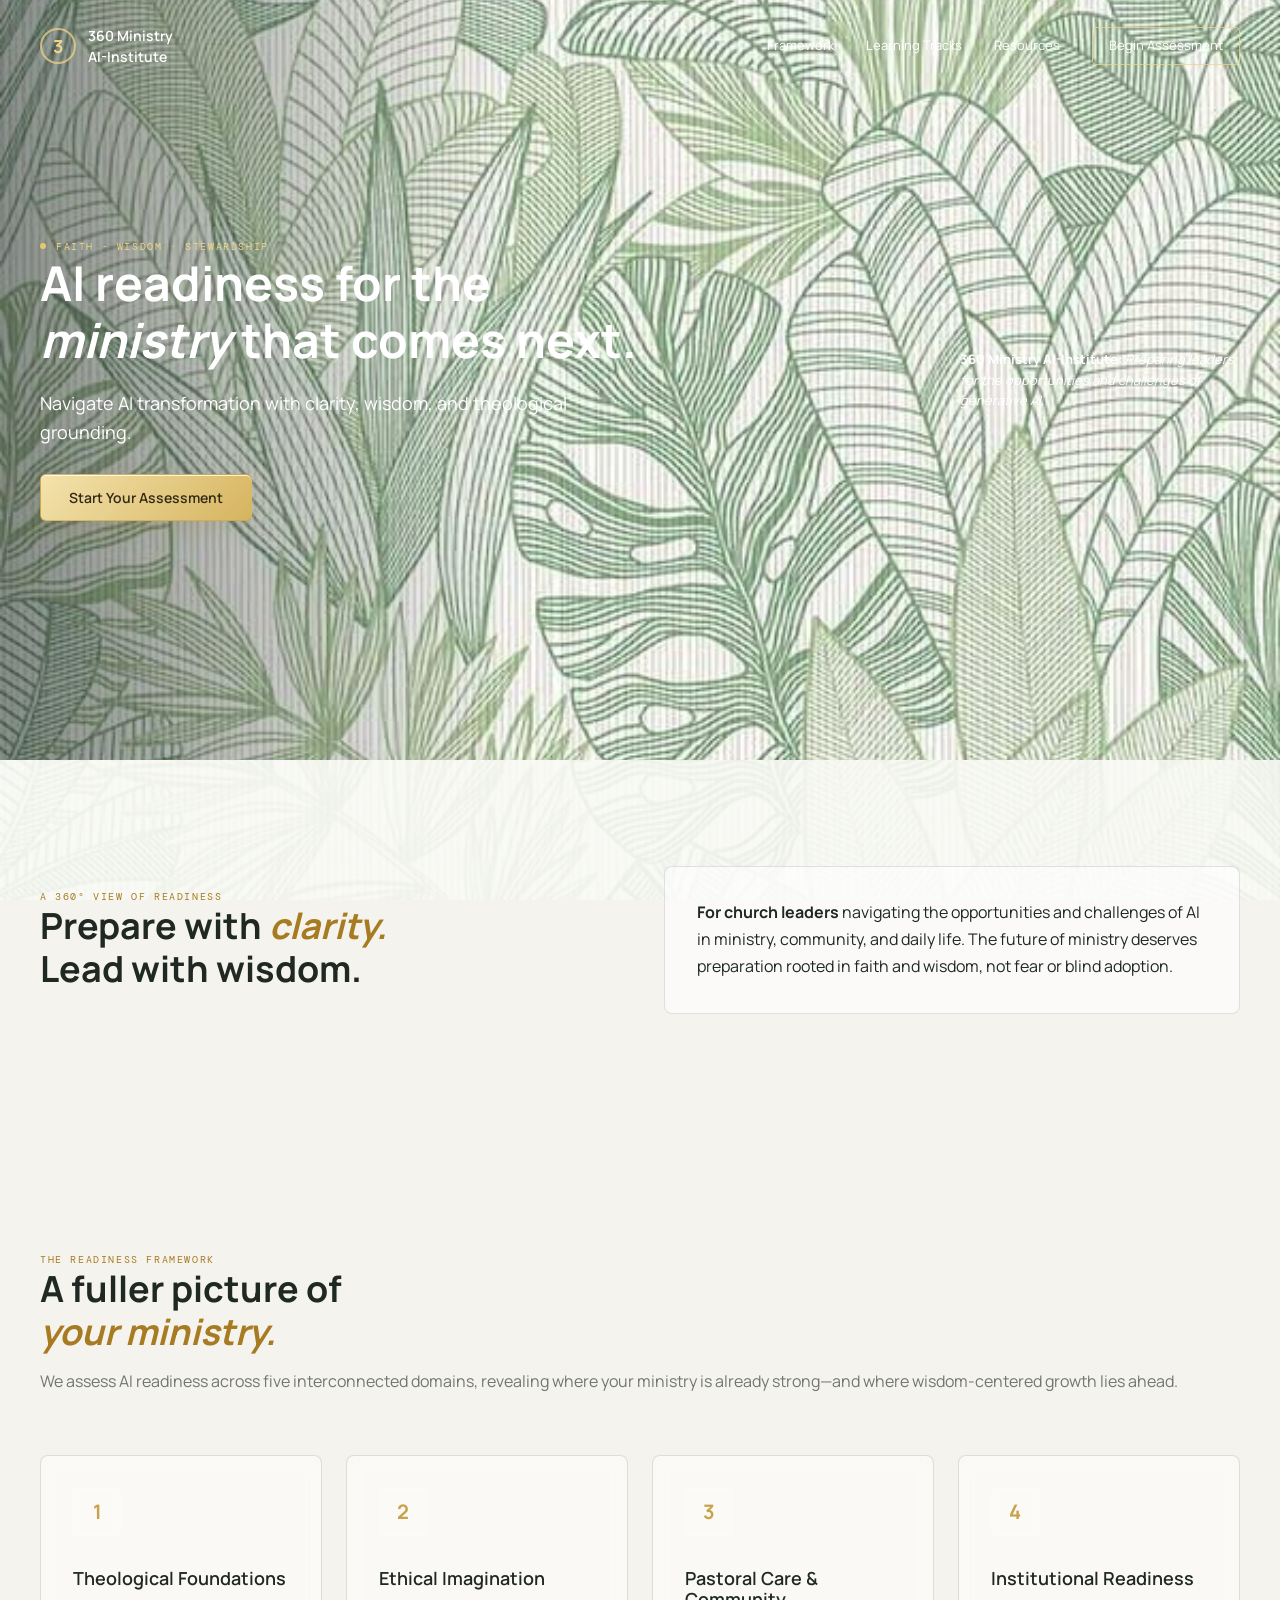
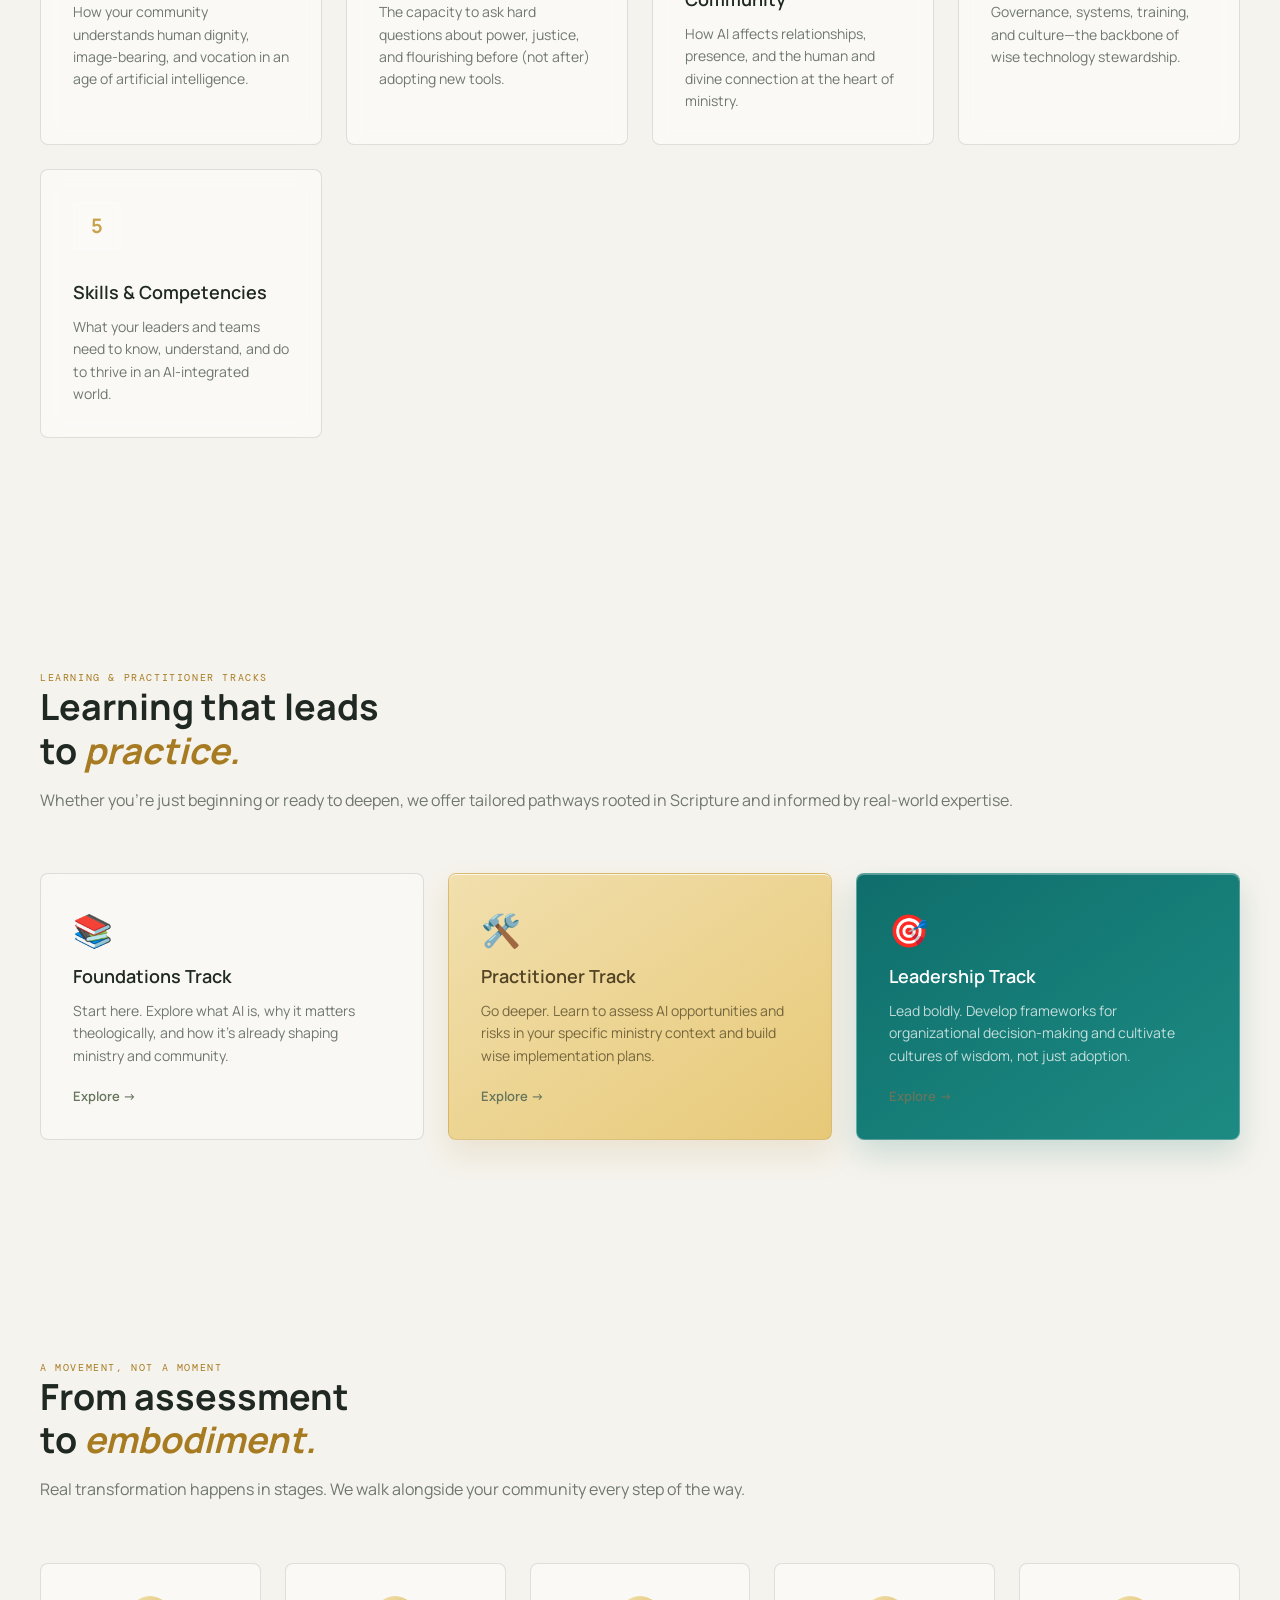
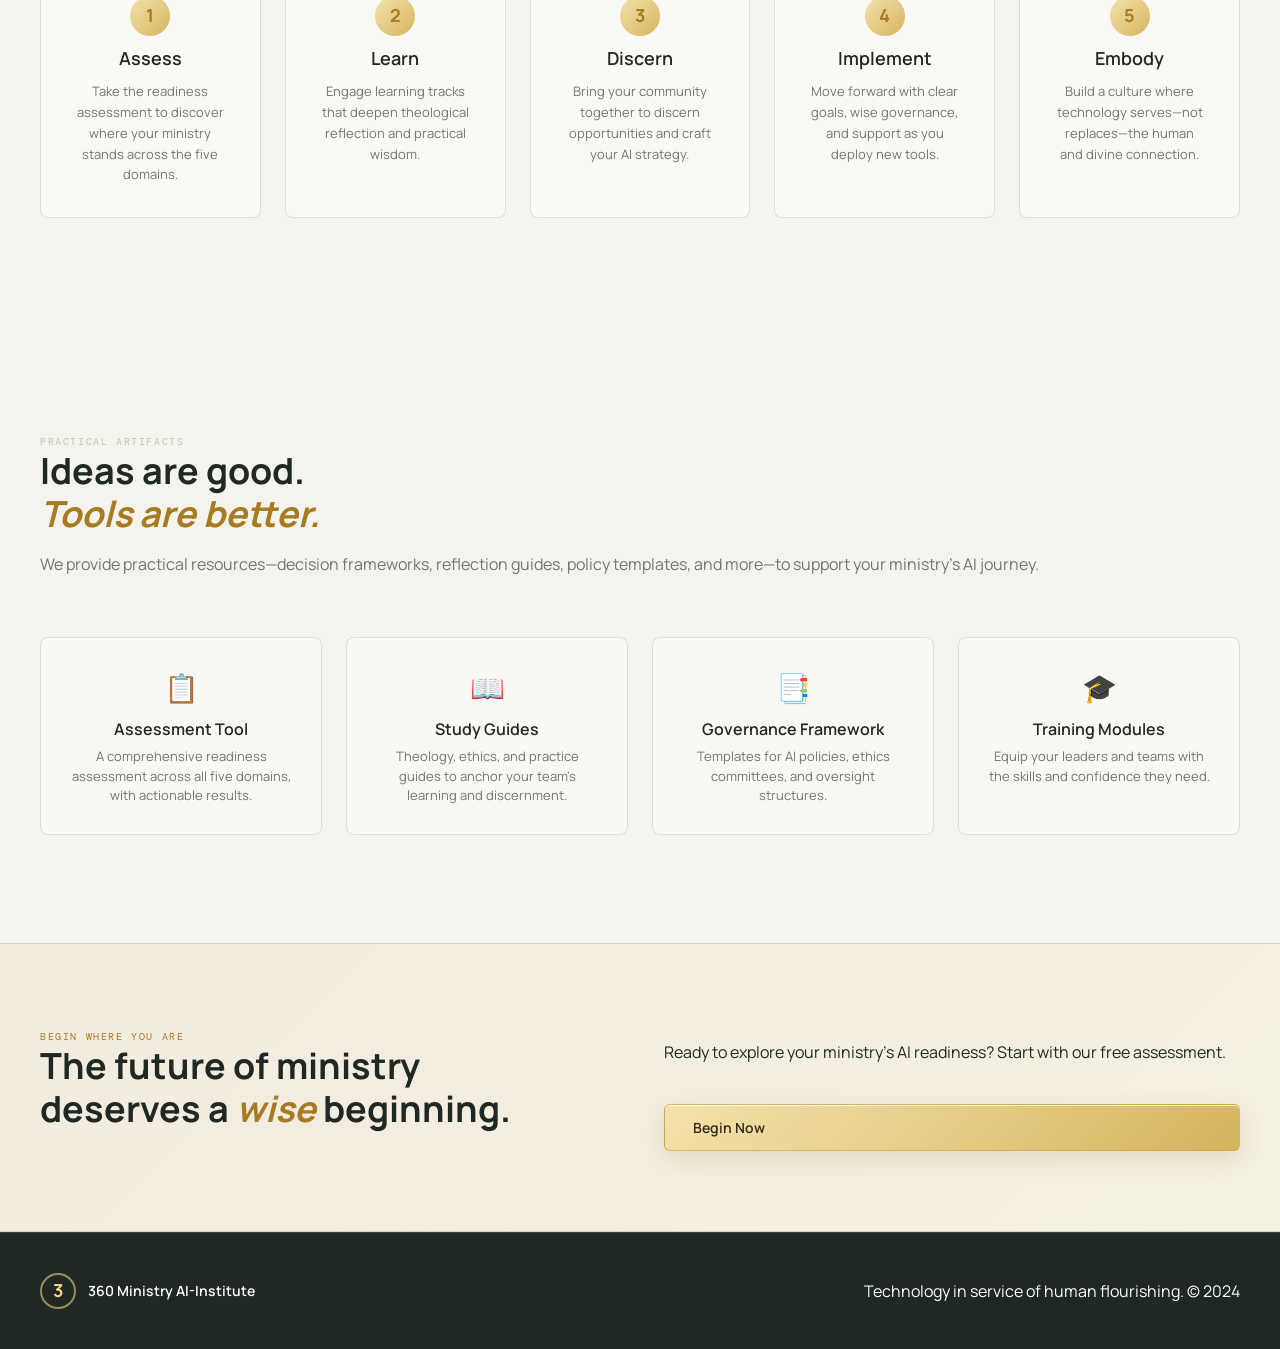
<file: index.html>
<!doctype html>
<html lang="en">
<head>
  <meta charset="UTF-8" />
  <meta name="viewport" content="width=device-width, initial-scale=1.0" />
  <title>360 Ministry AI-Institute</title>
  <meta name="description" content="AI readiness for the ministry that comes next." />
  <link rel="preconnect" href="https://fonts.googleapis.com">
  <link rel="preconnect" href="https://fonts.gstatic.com" crossorigin>
  <link href="https://fonts.googleapis.com/css2?family=DM+Mono:wght@400;500&family=Manrope:wght@400;500;600;700&family=Newsreader:opsz,wght@6..72,400;6..72,500;6..72,600;6..72,700&display=swap&display=swap" rel="stylesheet">
  <link rel="stylesheet" href="styles.css">
</head>
<body>
  <header class="hero" id="top">
    <nav><div class="wrap nav-in"><a class="brand" href="#top"><span class="brand-mark">3</span><span>360 Ministry<br>AI-Institute</span></a><div class="links"><a href="#framework">Framework</a><a href="#learn">Learning Tracks</a><a href="#resources">Resources</a><a href="#assess" class="nav-cta">Begin Assessment</a></div></div></nav>
    <div class="wrap hero-content"><div class="hero-copy"><div class="hero-kicker eyebrow">Faith · Wisdom · Stewardship</div><h1>AI readiness for the <em>ministry</em> that comes next.</h1><p class="hero-lede">Navigate AI transformation with clarity, wisdom, and theological grounding.</p><a href="#assess" class="btn btn-primary">Start Your Assessment</a></div><div class="hero-note"><strong>360 Ministry AI-Institute:</strong> <em>Preparing leaders for the opportunities and challenges of generative AI.</em></div></div>
  </header>
  <main>
    <section class="intro" id="community"><div class="wrap intro-grid"><div><div class="eyebrow">A 360° view of readiness</div><h2>Prepare with <em>clarity.</em><br>Lead with wisdom.</h2></div><div class="intro-card"><p><strong>For church leaders</strong> navigating the opportunities and challenges of AI in ministry, community, and daily life. The future of ministry deserves preparation rooted in faith and wisdom, not fear or blind adoption.</p></div></div></section>
    <section class="framework" id="framework"><div class="wrap"><div class="section-head"><div><div class="eyebrow">The readiness framework</div><h2>A fuller picture of<br><em>your ministry.</em></h2></div><p>We assess AI readiness across five interconnected domains, revealing where your ministry is already strong—and where wisdom-centered growth lies ahead.</p></div><div class="framework-grid"><div class="framework-card"><div class="domain domain-num">1</div><h3>Theological Foundations</h3><p>How your community understands human dignity, image-bearing, and vocation in an age of artificial intelligence.</p></div><div class="framework-card"><div class="domain domain-num">2</div><h3>Ethical Imagination</h3><p>The capacity to ask hard questions about power, justice, and flourishing before (not after) adopting new tools.</p></div><div class="framework-card"><div class="domain domain-num">3</div><h3>Pastoral Care & Community</h3><p>How AI affects relationships, presence, and the human and divine connection at the heart of ministry.</p></div><div class="framework-card"><div class="domain domain-num">4</div><h3>Institutional Readiness</h3><p>Governance, systems, training, and culture—the backbone of wise technology stewardship.</p></div><div class="framework-card"><div class="domain domain-num">5</div><h3>Skills & Competencies</h3><p>What your leaders and teams need to know, understand, and do to thrive in an AI-integrated world.</p></div></div></div></section>
    <section class="tracks" id="learn"><div class="wrap"><div class="section-head"><div><div class="eyebrow">Learning & practitioner tracks</div><h2>Learning that leads<br>to <em>practice.</em></h2></div><p>Whether you're just beginning or ready to deepen, we offer tailored pathways rooted in Scripture and informed by real-world expertise.</p></div><div class="track-grid"><div class="track"><div class="track-icon">📚</div><h3>Foundations Track</h3><p>Start here. Explore what AI is, why it matters theologically, and how it's already shaping ministry and community.</p><div class="track-foot"><a href="#">Explore →</a></div></div><div class="track"><div class="track-icon">🛠️</div><h3>Practitioner Track</h3><p>Go deeper. Learn to assess AI opportunities and risks in your specific ministry context and build wise implementation plans.</p><div class="track-foot"><a href="#">Explore →</a></div></div><div class="track"><div class="track-icon">🎯</div><h3>Leadership Track</h3><p>Lead boldly. Develop frameworks for organizational decision-making and cultivate cultures of wisdom, not just adoption.</p><div class="track-foot"><a href="#">Explore →</a></div></div></div></div></section>
    <section class="steps"><div class="wrap"><div class="section-head"><div><div class="eyebrow">A movement, not a moment</div><h2>From assessment<br>to <em>embodiment.</em></h2></div><p>Real transformation happens in stages. We walk alongside your community every step of the way.</p></div><div class="step-grid"><div class="step"><div class="step-num">1</div><h3>Assess</h3><p>Take the readiness assessment to discover where your ministry stands across the five domains.</p></div><div class="step"><div class="step-num">2</div><h3>Learn</h3><p>Engage learning tracks that deepen theological reflection and practical wisdom.</p></div><div class="step"><div class="step-num">3</div><h3>Discern</h3><p>Bring your community together to discern opportunities and craft your AI strategy.</p></div><div class="step"><div class="step-num">4</div><h3>Implement</h3><p>Move forward with clear goals, wise governance, and support as you deploy new tools.</p></div><div class="step"><div class="step-num">5</div><h3>Embody</h3><p>Build a culture where technology serves—not replaces—the human and divine connection.</p></div></div></div></section>
    <section class="artifacts" id="resources"><div class="wrap"><div class="section-head"><div><div class="eyebrow" style="color:#b7c9ae">Practical artifacts</div><h2>Ideas are good.<br><em>Tools are better.</em></h2></div><p>We provide practical resources—decision frameworks, reflection guides, policy templates, and more—to support your ministry's AI journey.</p></div><div class="artifact-grid"><div class="artifact"><div class="tag">📋</div><h3>Assessment Tool</h3><p>A comprehensive readiness assessment across all five domains, with actionable results.</p></div><div class="artifact"><div class="tag">📖</div><h3>Study Guides</h3><p>Theology, ethics, and practice guides to anchor your team's learning and discernment.</p></div><div class="artifact"><div class="tag">📑</div><h3>Governance Framework</h3><p>Templates for AI policies, ethics committees, and oversight structures.</p></div><div class="artifact"><div class="tag">🎓</div><h3>Training Modules</h3><p>Equip your leaders and teams with the skills and confidence they need.</p></div></div></div></section>
    <section class="cta" id="assess"><div class="wrap cta-in"><div><div class="eyebrow">Begin where you are</div><h2>The future of ministry<br>deserves a <em>wise</em> beginning.</h2></div><div class="cta-action"><p>Ready to explore your ministry's AI readiness? Start with our free assessment.</p><a href="https://360-ai-ministry.vercel.app/assess" class="btn btn-primary">Begin Now</a></div></div></section>
  </main>
  <footer class="footer"><div class="wrap footer-in"><div class="brand"><span class="brand-mark">3</span><span>360 Ministry AI-Institute</span></div><span>Technology in service of human flourishing. © 2024</span></div></footer>
<script>
const observer = new IntersectionObserver((entries)=>entries.forEach((entry)=>{ if(entry.isIntersecting){ entry.target.classList.add('is-visible'); observer.unobserve(entry.target); } }),{threshold:.1});
document.querySelectorAll('.intro-grid,.framework-card,.track,.step,.artifact,.cta-in').forEach((el,i)=>{el.classList.add('reveal');el.style.transitionDelay=(Math.min(i%4,3)*55)+'ms';observer.observe(el);});
const hero = document.querySelector('.hero:before');
window.addEventListener('scroll',()=>{const y=Math.min(window.scrollY,520);document.documentElement.style.setProperty('--hero-shift',(y*.055)+'px');document.documentElement.style.setProperty('--tilt',(Math.min(y,260)*.008)+'deg');});
const heroEl=document.querySelector('.hero'); heroEl.addEventListener('pointermove',(e)=>{const r=heroEl.getBoundingClientRect(); const x=((e.clientX-r.left)/r.width-.5)*10; const y=((e.clientY-r.top)/r.height-.5)*10; heroEl.style.perspective='1000px'; heroEl.style.setProperty('--mouse-x',x+'deg'); heroEl.style.setProperty('--mouse-y',y+'deg');});
</script></body>
</html>
</file>
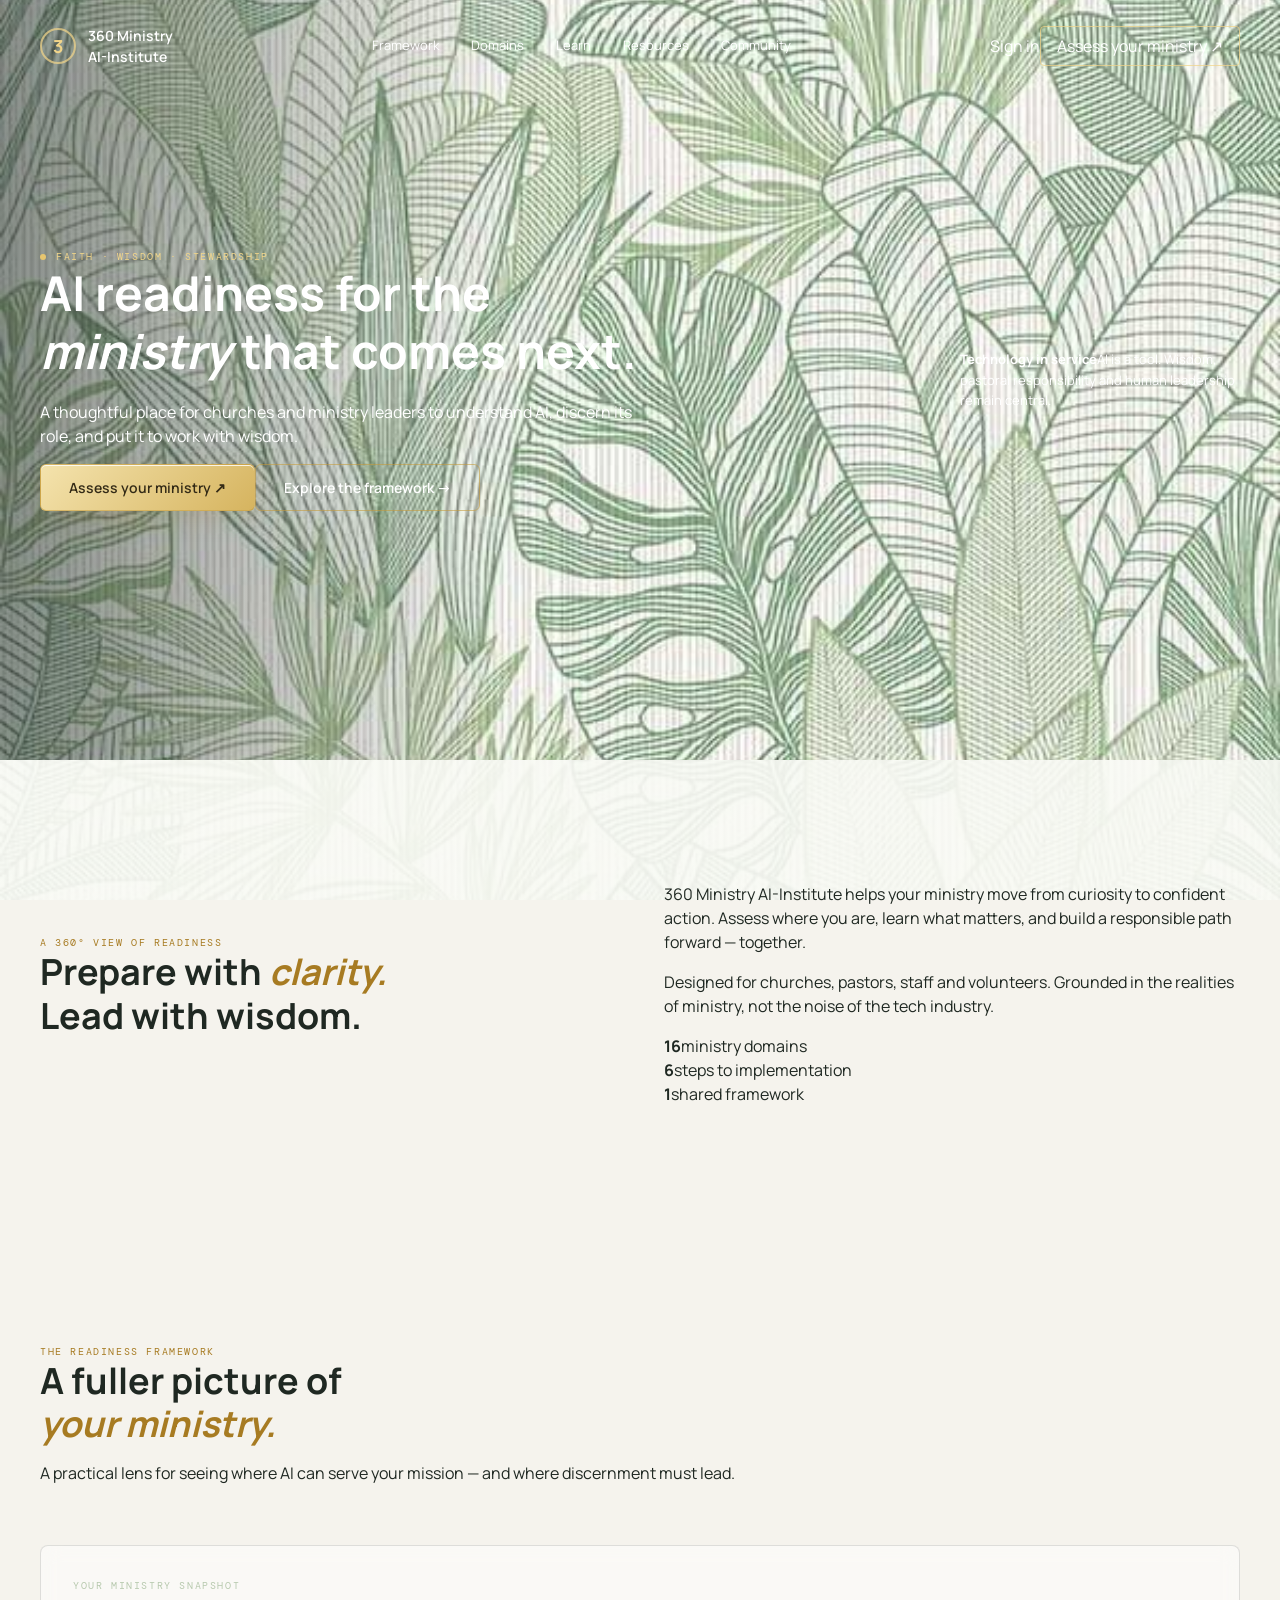
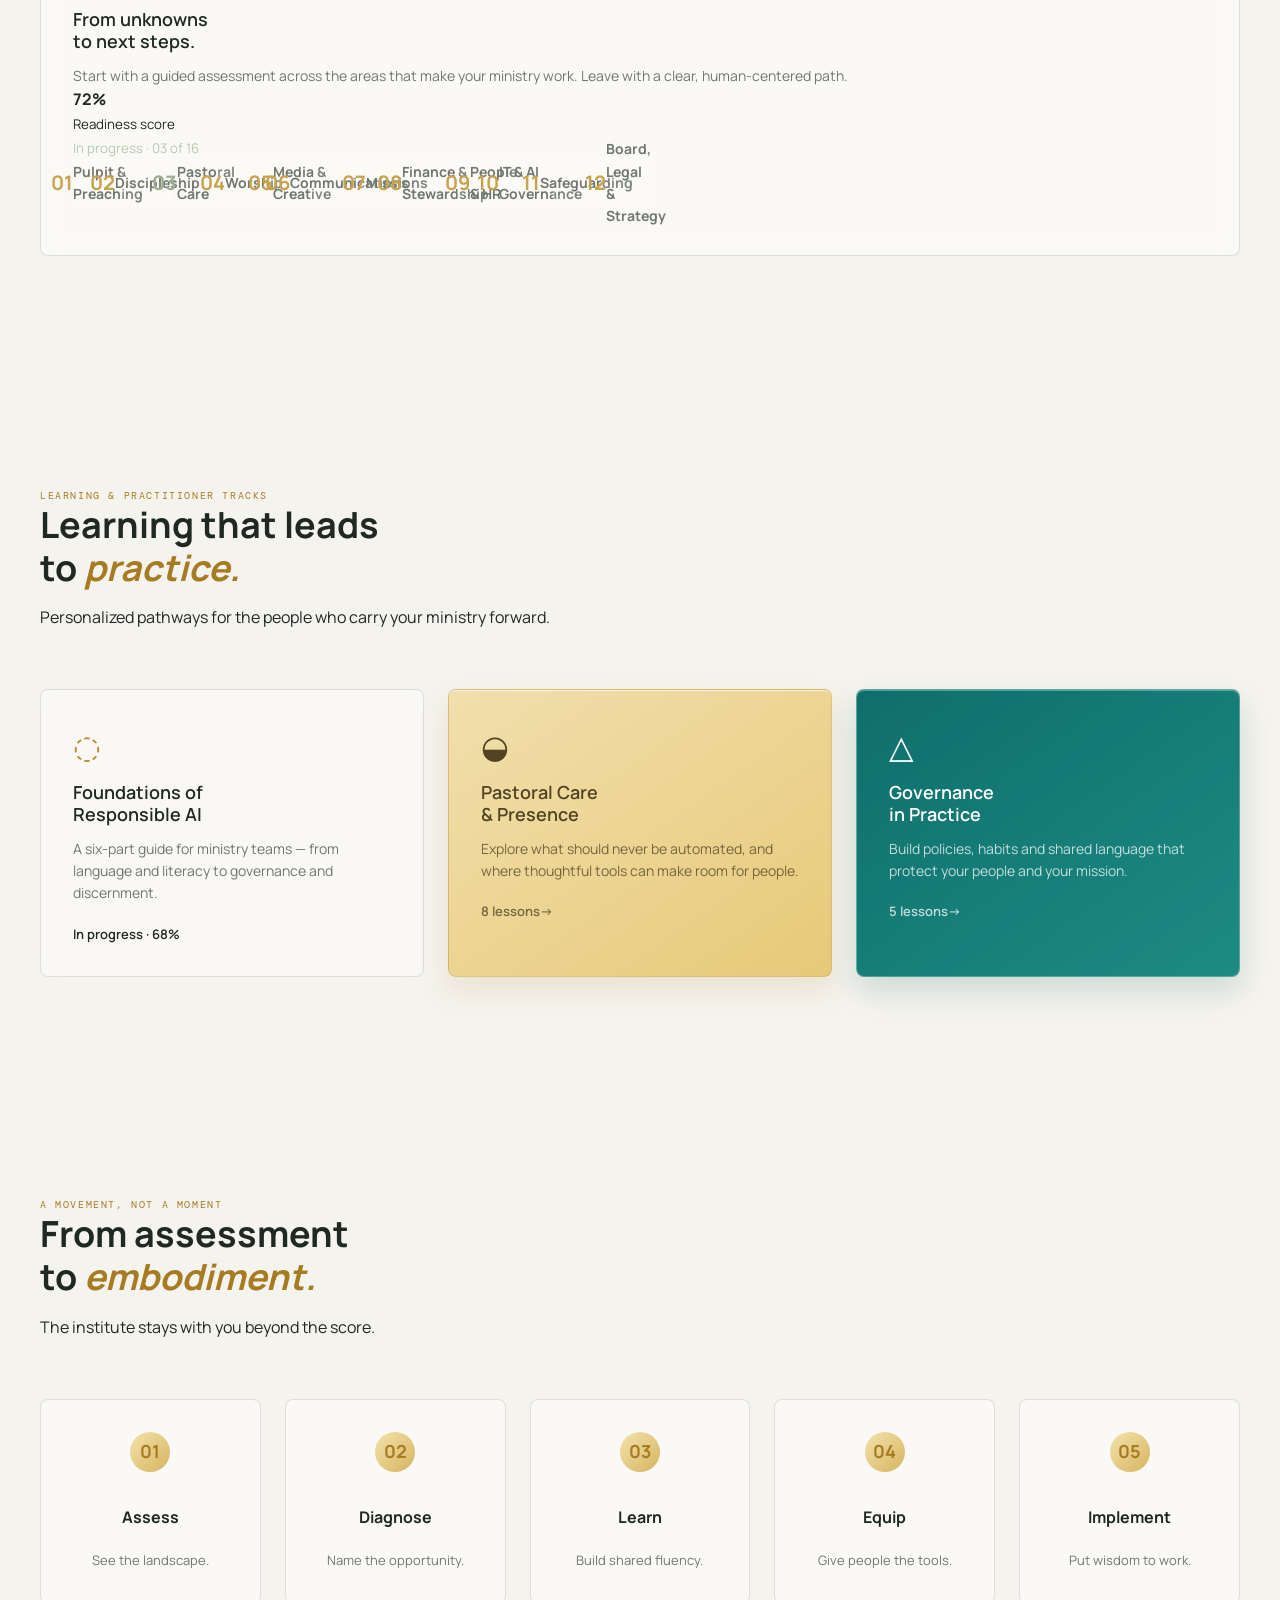
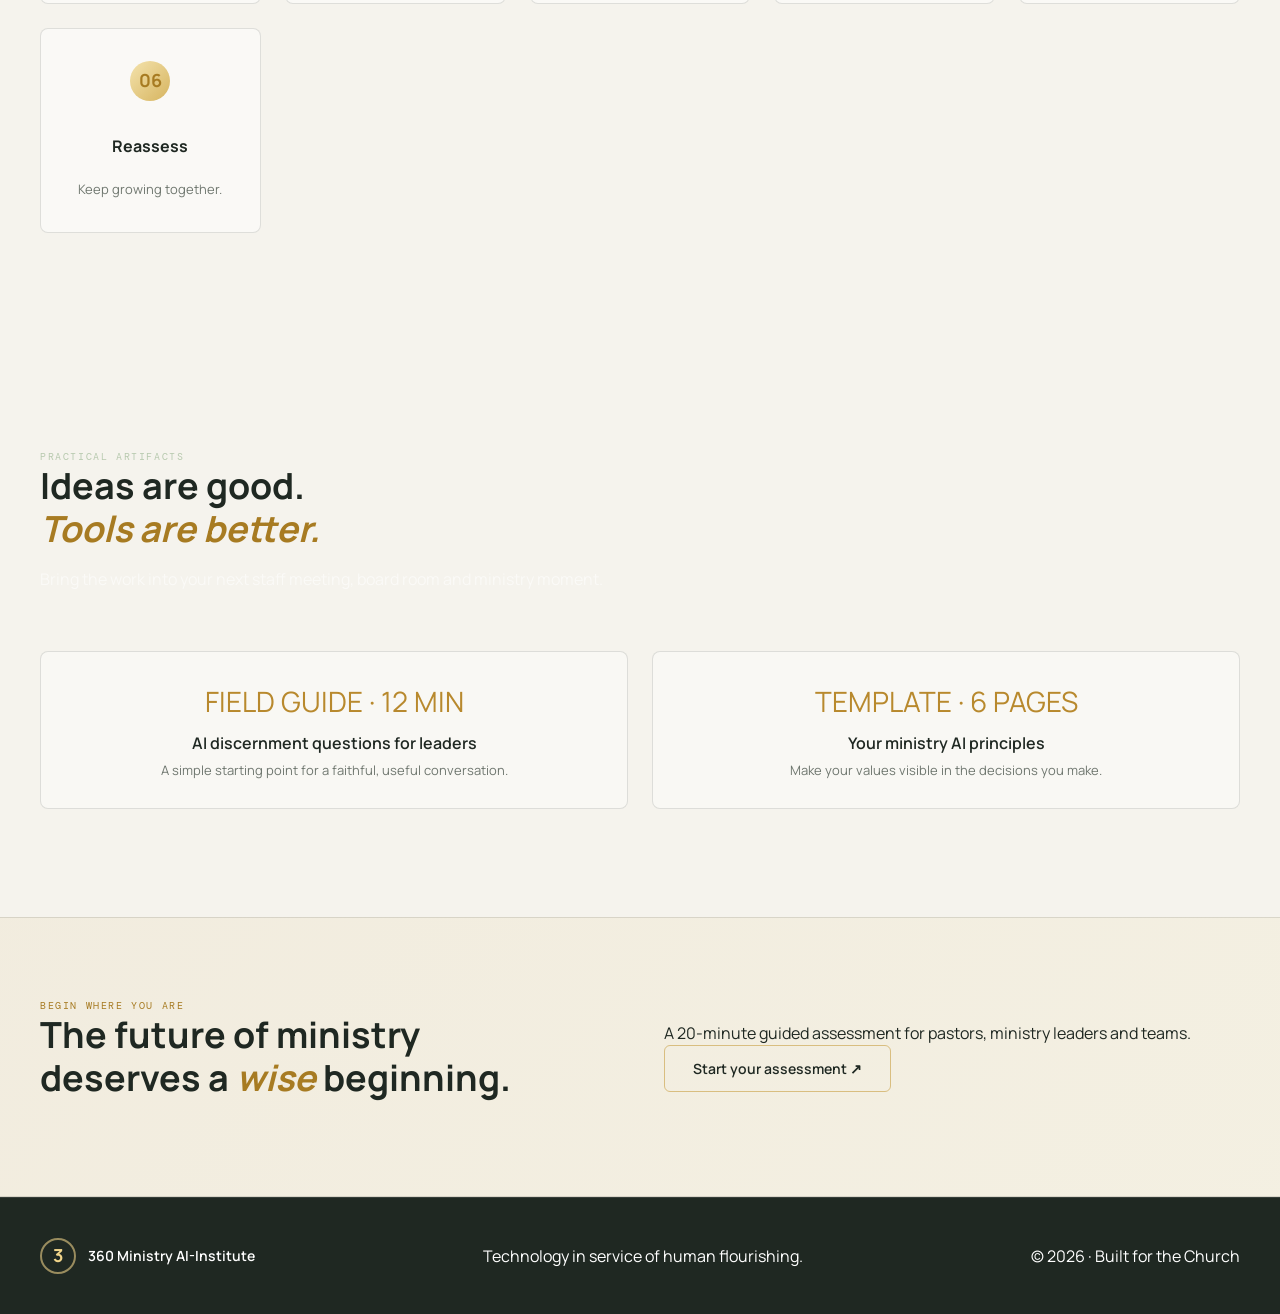
<file: index (10).html>
<!doctype html>
<html lang="en">
<head>
  <meta charset="UTF-8" />
  <meta name="viewport" content="width=device-width, initial-scale=1.0" />
  <title>360 Ministry AI-Institute</title>
  <meta name="description" content="AI readiness for the ministry that comes next." />
  <link rel="preconnect" href="https://fonts.googleapis.com">
  <link rel="preconnect" href="https://fonts.gstatic.com" crossorigin>
  <link href="https://fonts.googleapis.com/css2?family=DM+Mono:wght@400;500&family=Manrope:wght@400;500;600;700&family=Newsreader:opsz,wght@6..72,400;6..72,500;6..72,600;6..72,700&display=swap&display=swap" rel="stylesheet">
  <link rel="stylesheet" href="styles.css">
</head>
<body>
  <header class="hero" id="top">
    <nav><div class="wrap nav-in"><a class="brand" href="#top"><span class="brand-mark">3</span><span>360 Ministry<br>AI-Institute</span></a><div class="links"><a href="#framework">Framework</a><a href="#domains">Domains</a><a href="#learn">Learn</a><a href="#resources">Resources</a><a href="#community">Community</a></div><div class="nav-actions"><a href="#learn">Sign in</a><a class="nav-cta" href="#assess">Assess your ministry ↗</a></div></div></nav>
    <div class="wrap hero-content"><div class="hero-copy"><div class="hero-kicker eyebrow">Faith · Wisdom · Stewardship</div><h1>AI readiness for the <em>ministry</em> that comes next.</h1><p class="hero-desc">A thoughtful place for churches and ministry leaders to understand AI, discern its role, and put it to work with wisdom.</p><div class="actions"><a href="#assess" class="btn btn-primary">Assess your ministry <span>↗</span></a><a href="#framework" class="btn btn-ghost">Explore the framework <span>→</span></a></div></div><div class="hero-note"><strong>Technology in service</strong>AI is a tool. Wisdom, pastoral responsibility and human leadership remain central.</div></div>
  </header>
  <main>
    <section class="intro" id="community"><div class="wrap intro-grid"><div><div class="eyebrow">A 360° view of readiness</div><h2>Prepare with <em>clarity.</em><br>Lead with wisdom.</h2></div><div class="intro-copy"><p>360 Ministry AI-Institute helps your ministry move from curiosity to confident action. Assess where you are, learn what matters, and build a responsible path forward — together.</p><p>Designed for churches, pastors, staff and volunteers. Grounded in the realities of ministry, not the noise of the tech industry.</p><div class="mini-stat"><div><strong>16</strong><span>ministry domains</span></div><div><strong>6</strong><span>steps to implementation</span></div><div><strong>1</strong><span>shared framework</span></div></div></div></div></section>
    <section class="framework" id="framework"><div class="wrap"><div class="section-head"><div><div class="eyebrow">The readiness framework</div><h2>A fuller picture of<br><em>your ministry.</em></h2></div><div class="sub">A practical lens for seeing where AI can serve your mission — and where discernment must lead.</div></div><div class="framework-card"><div><div class="eyebrow" style="color:#b7c9ae">Your ministry snapshot</div><h3>From unknowns<br>to next steps.</h3><p>Start with a guided assessment across the areas that make your ministry work. Leave with a clear, human-centered path.</p><div class="score"><div class="score-ring"><b>72%</b></div><small>Readiness score<br><span style="color:#b7c9ae">In progress · 03 of 16</span></small></div></div><div class="domains" id="domains"><div class="domain"><span class="domain-num">01</span><p>Pulpit &<br>Preaching</p></div><div class="domain"><span class="domain-num">02</span><p>Discipleship</p></div><div class="domain"><span class="domain-num">03</span><p>Pastoral<br>Care</p></div><div class="domain"><span class="domain-num">04</span><p>Worship</p></div><div class="domain"><span class="domain-num">05</span><p>Media &<br>Creative</p></div><div class="domain"><span class="domain-num">06</span><p>Communications</p></div><div class="domain"><span class="domain-num">07</span><p>Missions</p></div><div class="domain"><span class="domain-num">08</span><p>Finance &<br>Stewardship</p></div><div class="domain"><span class="domain-num">09</span><p>People & HR</p></div><div class="domain"><span class="domain-num">10</span><p>IT & AI<br>Governance</p></div><div class="domain"><span class="domain-num">11</span><p>Safeguarding</p></div><div class="domain"><span class="domain-num">12</span><p>Board, Legal<br>& Strategy</p></div></div></div></div></section>
    <section class="tracks" id="learn"><div class="wrap"><div class="section-head"><div><div class="eyebrow">Learning & practitioner tracks</div><h2>Learning that leads<br>to <em>practice.</em></h2></div><div class="sub">Personalized pathways for the people who carry your ministry forward.</div></div><div class="track-grid"><article class="track feature"><div class="track-icon">◌</div><h3>Foundations of<br>Responsible AI</h3><p>A six-part guide for ministry teams — from language and literacy to governance and discernment.</p><div class="track-foot"><span>In progress · 68%</span><span class="progress"><i></i></span></div></article><article class="track"><div class="track-icon">◒</div><h3>Pastoral Care<br>& Presence</h3><p>Explore what should never be automated, and where thoughtful tools can make room for people.</p><div class="track-foot"><span>8 lessons</span><span>→</span></div></article><article class="track"><div class="track-icon">△</div><h3>Governance<br>in Practice</h3><p>Build policies, habits and shared language that protect your people and your mission.</p><div class="track-foot"><span>5 lessons</span><span>→</span></div></article></div></div></section>
    <section class="steps"><div class="wrap"><div class="section-head"><div><div class="eyebrow">A movement, not a moment</div><h2>From assessment<br>to <em>embodiment.</em></h2></div><div class="sub">The institute stays with you beyond the score.</div></div><div class="step-grid"><div class="step"><span class="step-num">01</span><h4>Assess</h4><p>See the landscape.</p></div><div class="step"><span class="step-num">02</span><h4>Diagnose</h4><p>Name the opportunity.</p></div><div class="step"><span class="step-num">03</span><h4>Learn</h4><p>Build shared fluency.</p></div><div class="step"><span class="step-num">04</span><h4>Equip</h4><p>Give people the tools.</p></div><div class="step"><span class="step-num">05</span><h4>Implement</h4><p>Put wisdom to work.</p></div><div class="step"><span class="step-num">06</span><h4>Reassess</h4><p>Keep growing together.</p></div></div></div></section>
    <section class="artifacts" id="resources"><div class="wrap"><div class="section-head"><div><div class="eyebrow" style="color:#b7c9ae">Practical artifacts</div><h2>Ideas are good.<br><em>Tools are better.</em></h2></div><div class="sub" style="color:rgba(255,255,255,.56)">Bring the work into your next staff meeting, board room and ministry moment.</div></div><div class="artifact-grid"><article class="artifact"><span class="tag">FIELD GUIDE · 12 MIN</span><h3>AI discernment questions for leaders</h3><p>A simple starting point for a faithful, useful conversation.</p></article><article class="artifact"><span class="tag">TEMPLATE · 6 PAGES</span><h3>Your ministry AI principles</h3><p>Make your values visible in the decisions you make.</p></article></div></div></section>
    <section class="cta" id="assess"><div class="wrap cta-in"><div><div class="eyebrow">Begin where you are</div><h2>The future of ministry<br>deserves a <em>wise</em> beginning.</h2></div><div class="cta-side">A 20-minute guided assessment for pastors, ministry leaders and teams.<br><a class="btn" href="#top" onclick="alert('Assessment preview coming next.')">Start your assessment ↗</a></div></div></section>
  </main>
  <footer class="footer"><div class="wrap footer-in"><div class="brand"><span class="brand-mark">3</span><span>360 Ministry AI-Institute</span></div><span>Technology in service of human flourishing.</span><span>© 2026 · Built for the Church</span></div></footer>
<script>
const observer = new IntersectionObserver((entries)=>entries.forEach((entry)=>{ if(entry.isIntersecting){ entry.target.classList.add('is-visible'); observer.unobserve(entry.target); } }),{threshold:.12});
document.querySelectorAll('.intro-grid,.framework-card,.track,.step,.artifact,.cta-in').forEach((el,i)=>{el.classList.add('reveal');el.style.transitionDelay=(Math.min(i%4,3)*55)+'ms';observer.observe(el)});
const hero = document.querySelector('.hero:before');
window.addEventListener('scroll',()=>{const y=Math.min(window.scrollY,520);document.documentElement.style.setProperty('--hero-shift',(y*.055)+'px');document.documentElement.style.setProperty('--title-y',(y*-.018)+'px')},{passive:true});
const heroEl=document.querySelector('.hero'); heroEl.addEventListener('pointermove',(e)=>{const r=heroEl.getBoundingClientRect(); const x=((e.clientX-r.left)/r.width-.5)*10; const y=((e.clientY-r.top)/r.height-.5)*6; document.documentElement.style.setProperty('--title-x',x+'px'); document.documentElement.style.setProperty('--title-y',(-Math.min(window.scrollY,520)*.018+y)+'px')}); heroEl.addEventListener('pointerleave',()=>{document.documentElement.style.setProperty('--title-x','0px')});
</script></body>
</html>
</file>
<file: styles.css>
:root{--ink:#1f2822;--muted:#6f776f;--paper:#f5f3ed;--cream:#ece9df;--line:rgba(31,40,34,.13);--olive:#66755c;--moss:#9eae91;--white:#fbfaf6;--ease:cubic-bezier(.23,1,.32,1)}
    *{box-sizing:border-box}html{scroll-behavior:smooth}body{margin:0;background:var(--paper);color:var(--ink);font-family:'Manrope',sans-serif;line-height:1.5}a{color:inherit;text-decoration:none}
    .wrap{width:min(100% - 48px,1200px);margin-left:auto;margin-right:auto}
    h1,h2,h3{margin:0;line-height:1.2}h1{font-size:48px;font-weight:700}h2{font-size:36px;font-weight:700}h3{font-size:18px;font-weight:600}
    .eyebrow{font-family:'DM Mono',monospace;text-transform:uppercase;letter-spacing:.16em;font-size:10px;color:var(--muted)}
    nav{position:absolute;z-index:5;top:0;left:0;right:0;padding:25px 0;color:#fff}.nav-in{display:flex;align-items:center;justify-content:space-between}.brand{display:flex;align-items:center;gap:12px;font-weight:600;font-size:14px}.brand-mark{display:inline-flex;align-items:center;justify-content:center;width:36px;height:36px;border:2px solid;border-radius:50%;font-weight:700;font-size:18px}.links{display:flex;gap:32px;font-size:13px;align-items:center}.nav-cta{padding:8px 16px;border:1px solid;border-radius:4px}
    .hero{min-height:760px;position:relative;overflow:hidden;color:#fff;background:#66746a}.hero:before{content:"";position:absolute;inset:0;background-image:linear-gradient(90deg,rgba(13,26,21,.48) 0%,rgba(20,27,24,0) 40%),url('pinterest-tropical-white.jpg');background-size:cover;background-position:center;z-index:1}.hero-content{position:relative;z-index:2;display:flex;align-items:center;justify-content:space-between;min-height:inherit;padding:80px 0}.hero-copy{max-width:600px}.hero-copy h1{margin-bottom:20px}.hero-lede{font-size:18px;margin:16px 0 28px;line-height:1.6}.hero-note{max-width:280px;font-size:13px;line-height:1.6;opacity:.85}
    .btn{display:inline-block;padding:12px 28px;border:1px solid;border-radius:6px;font-weight:600;cursor:pointer;transition:all .3s var(--ease);font-size:14px}.btn-primary{background:linear-gradient(135deg,#f4e3ad,#d6b45f);color:#332a16;border-color:#e5c775;box-shadow:inset 0 1px 0 rgba(255,255,255,.82),0 8px 24px rgba(145,105,25,.16)}.btn-primary:hover{background:linear-gradient(135deg,#faedc4,#e0c16e);box-shadow:inset 0 1px 0 #fff,0 12px 28px rgba(145,105,25,.23)}.btn-ghost{background:transparent;border-color:rgba(255,255,255,.5);color:#fff}.btn-ghost:hover{border-color:#e5c775;color:#f5dda0;box-shadow:inset 0 1px 0 rgba(255,255,255,.25),0 8px 24px rgba(145,105,25,.14)}
    .section-head{margin-bottom:60px}.section-head h2{margin-bottom:16px}.section-head p{color:var(--muted);font-size:16px;line-height:1.6}
    .intro{padding:106px 0 118px;background-image:linear-gradient(rgba(249,250,245,.90),rgba(249,250,245,.90)),url('pinterest-tropical-white.jpg');background-size:cover;background-position:center;background-attachment:fixed}.intro-grid{display:grid;grid-template-columns:1fr 1fr;gap:48px;align-items:center}.intro-card{padding:32px;background:rgba(255,255,255,.6);border-radius:8px;border:1px solid var(--line);backdrop-filter:blur(10px)}.intro-card p{margin:0;line-height:1.7;font-size:16px}
    .framework{padding:120px 0;background-image:linear-gradient(rgba(236,239,230,.88),rgba(236,239,230,.88)),url('pinterest-tropical-white.jpg');background-size:cover;background-position:center;background-attachment:fixed}.framework-grid{display:grid;grid-template-columns:repeat(auto-fit,minmax(280px,1fr));gap:24px}.framework-card{padding:32px;background:rgba(255,255,255,.5);border:1px solid var(--line);border-radius:8px;backdrop-filter:blur(10px)}.framework-card h3{margin:16px 0 12px}.framework-card p{margin:0;font-size:14px;color:var(--muted);line-height:1.6}.domain{display:inline-flex;align-items:center;justify-content:center;width:48px;height:48px;background:rgba(255,255,255,.1);border:2px solid rgba(255,255,255,.2);border-radius:4px;font-weight:700;font-size:20px;color:var(--olive);margin-bottom:16px}
    .track-grid{display:grid;grid-template-columns:repeat(auto-fit,minmax(300px,1fr));gap:24px}.track{padding:32px;background:rgba(255,255,255,.4);border:1px solid var(--line);border-radius:8px;backdrop-filter:blur(10px);transition:transform .3s var(--ease),box-shadow .3s var(--ease))}.track:hover{transform:translateY(-4px);box-shadow:0 12px 32px rgba(0,0,0,.1)}.track-icon{font-size:32px;margin-bottom:12px}.track h3{margin-bottom:12px}.track p{margin:0 0 20px;font-size:14px;color:var(--muted);line-height:1.6}.track-foot{font-weight:600;font-size:13px}.track-foot a{color:var(--olive);transition:color .2s}
    .tracks{padding:112px 0;background-image:linear-gradient(rgba(248,249,244,.90),rgba(248,249,244,.90)),url('pinterest-tropical-white.jpg');background-size:cover;background-position:center;background-attachment:fixed}
    .step-grid{display:grid;grid-template-columns:repeat(auto-fit,minmax(200px,1fr));gap:24px}.step{padding:32px;background:rgba(255,255,255,.5);border:1px solid var(--line);border-radius:8px;text-align:center}.step-num{display:inline-flex;align-items:center;justify-content:center;width:40px;height:40px;background:linear-gradient(135deg,#f4e3ad,#d6b45f);border-radius:50%;font-weight:700;font-size:18px;margin-bottom:12px;color:#332a16}.step h3{margin-bottom:12px}.step p{margin:0;font-size:13px;color:var(--muted);line-height:1.6}
    .steps{padding:108px 0;background-image:linear-gradient(rgba(249,250,245,.90),rgba(249,250,245,.90)),url('pinterest-tropical-white.jpg');background-size:cover;background-position:center;background-attachment:fixed}
    .artifact-grid{display:grid;grid-template-columns:repeat(auto-fit,minmax(240px,1fr));gap:24px}.artifact{padding:28px;background:rgba(255,255,255,.4);border:1px solid var(--line);border-radius:8px;text-align:center}.tag{display:inline-block;font-size:28px;margin-bottom:12px}.artifact h3{margin-bottom:8px;font-size:16px}.artifact p{margin:0;font-size:13px;color:var(--muted);line-height:1.5}
    .artifacts{padding:108px 0;background:var(--paper)}
    .cta{padding:80px 0;background:linear-gradient(135deg,rgba(199,155,59,.08),rgba(225,200,100,.08));border-top:1px solid var(--line);border-bottom:1px solid var(--line)}.cta-in{display:grid;grid-template-columns:1fr 1fr;gap:48px;align-items:center}.cta h2{margin-bottom:16px}.cta-action{display:flex;flex-direction:column;gap:24px}
    .footer{padding:40px 0;background:#1f2822;color:#fff;border-top:1px solid rgba(255,255,255,.1)}.footer-in{display:flex;justify-content:space-between;align-items:center}.footer .brand{color:#fff}.footer .brand-mark{border-color:rgba(241,213,138,.58)}
    @media(max-width:800px){.wrap{width:min(100% - 34px,560px)}.links{display:none}.hero,.hero-content{min-height:720px}.hero-note{display:none}.intro-grid,.framework-card,.track-grid,.artifact-grid,.cta-in{grid-template-columns:1fr}.section-head{margin-bottom:40px}h1{font-size:32px}h2{font-size:24px}nav{padding:16px 0}.hero-copy{max-width:100%}.hero-copy h1{margin-bottom:16px}.hero-lede{font-size:16px}}
    @media(prefers-reduced-motion:no-preference){.hero-copy{animation:rise .7s var(--ease) both}.hero-note{animation:rise .9s .15s var(--ease) both}@keyframes rise{from{opacity:0;transform:translateY(30px)}to{opacity:1;transform:translateY(0)}}.reveal{opacity:0;animation:reveal .6s var(--ease) both}.track:hover{animation:pulse .6s var(--ease) infinite}@keyframes reveal{from{opacity:0;transform:translateY(40px)}to{opacity:1;transform:translateY(0)}}}
  /* Ministry-specific color cues */
.domain:nth-child(3){background:rgba(255,255,255,.035);border-color:rgba(255,255,255,.15)}.domain:nth-child(3) .domain-num{color:var(--moss)}
.track:nth-child(2){background:linear-gradient(145deg,#f1dfad,#e7c978);border-color:rgba(168,126,39,.28);box-shadow:inset 0 1px 0 rgba(255,255,255,.72),0 14px 30px rgba(168,126,39,.14)}
.track:nth-child(2) .track-icon,.track:nth-child(2) h3{color:#514323}.track:nth-child(2) p,.track:nth-child(2) .track-foot{color:rgba(67,55,25,.70)}
.track:nth-child(3){background:linear-gradient(145deg,#0f6e6b,#1d8b83);border-color:rgba(255,255,255,.30);box-shadow:inset 0 1px 0 rgba(255,255,255,.30),0 14px 30px rgba(15,110,107,.18)}
.track:nth-child(3) .track-icon,.track:nth-child(3) h3{color:#fff}.track:nth-child(3) p,.track:nth-child(3) .track-foot{color:rgba(255,255,255,.74)}
/* Site-wide gold accent system */
:root{--gold:#c79b3b;--gold-light:#f1d58a;--gold-soft:#ead39a}
.eyebrow{color:#a77b22}
.hero .eyebrow{color:#f1d58a}
.hero-kicker:before{background:#e7c66f}
.brand-mark{border-color:rgba(241,213,138,.72);color:#f1d58a}
.nav-cta{border-color:rgba(241,213,138,.72)}
.nav-cta:hover{background:#f1d58a;color:#263329}
.hero-kicker{position:relative;padding-left:16px}
.hero-kicker:before{content:"";position:absolute;left:0;top:50%;transform:translateY(-50%);width:6px;height:6px;background:#e7c66f;border-radius:50%}
.btn{border-color:rgba(199,155,59,.58)}
.btn-ghost:hover{border-color:#e5c775;color:#f5dda0;box-shadow:inset 0 1px 0 rgba(255,255,255,.25),0 8px 24px rgba(145,105,25,.14)}
.intro h2 em,.section-head h2 em,.cta h2 em{color:#a77b22}
.track-icon,.artifact .tag{color:#b8892d}
.step-num{color:#a77b22}
.domain-num{color:#c9a34c}
</file>
